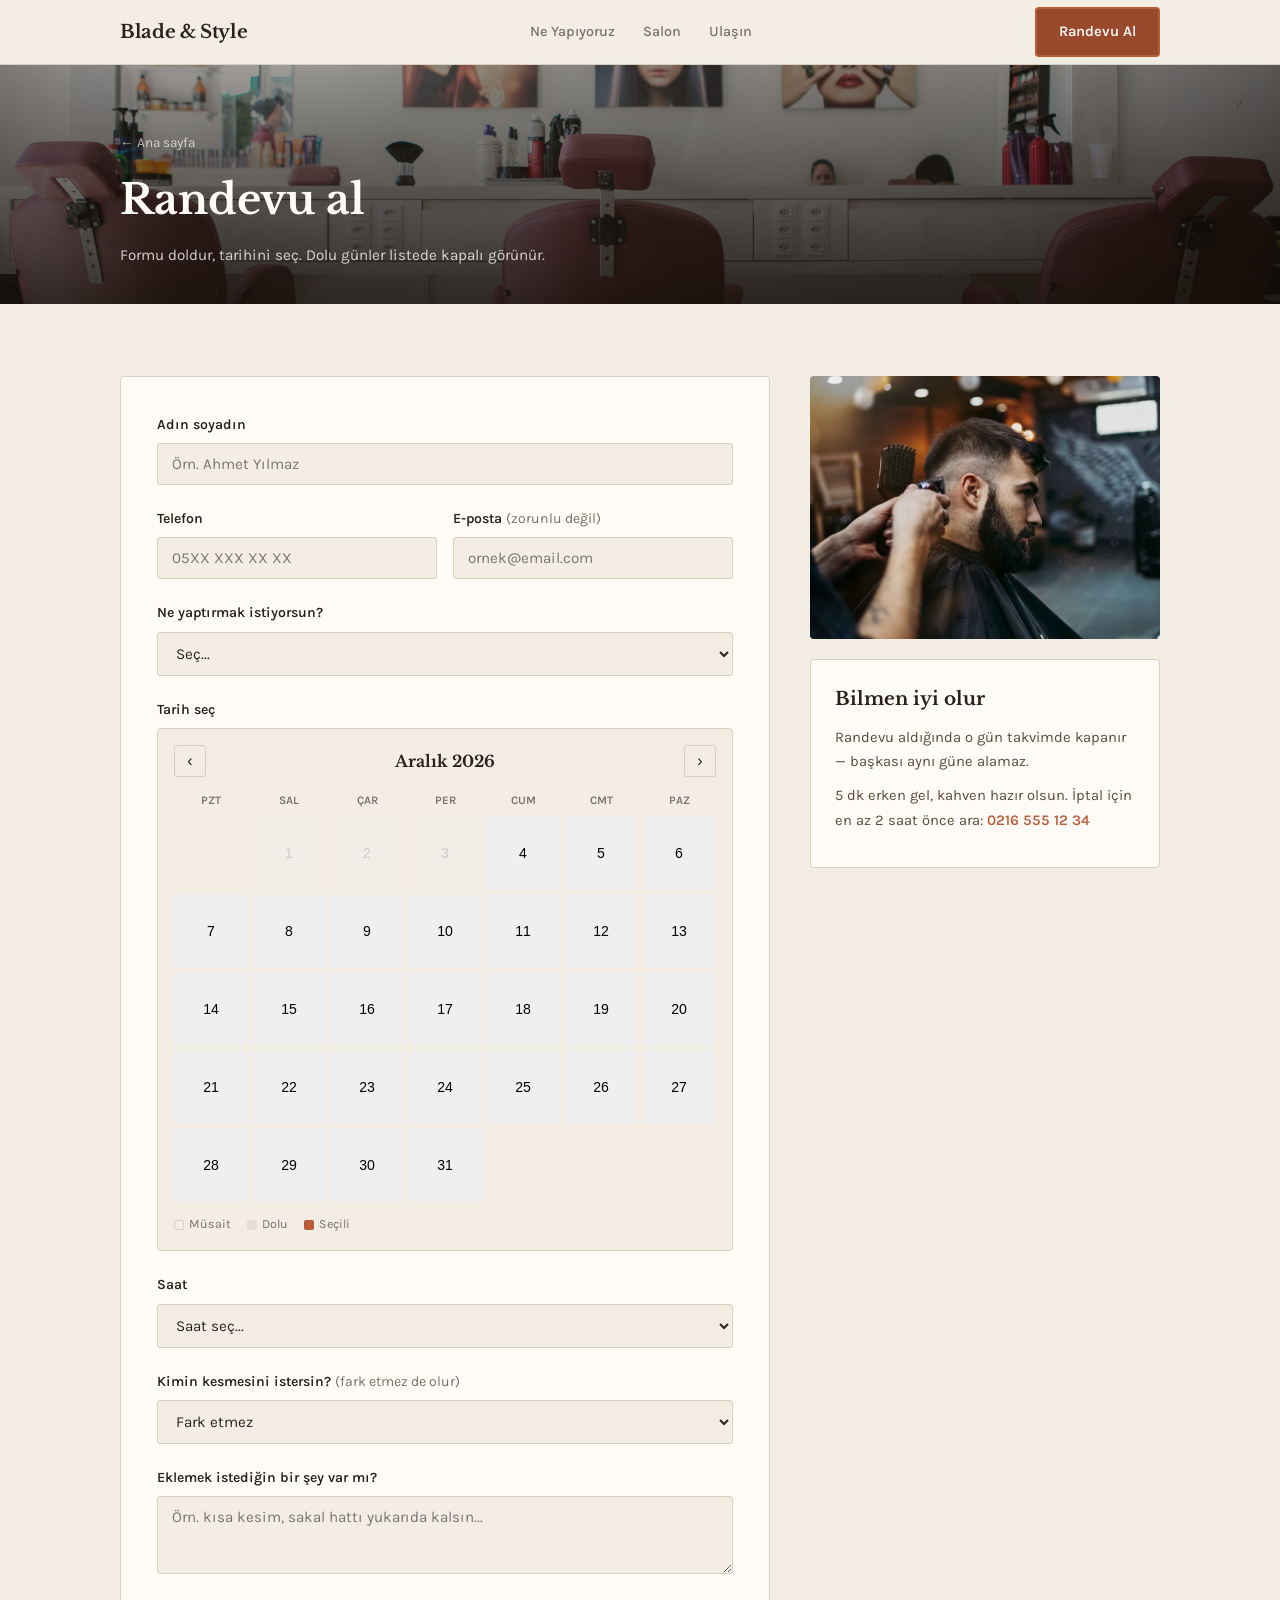
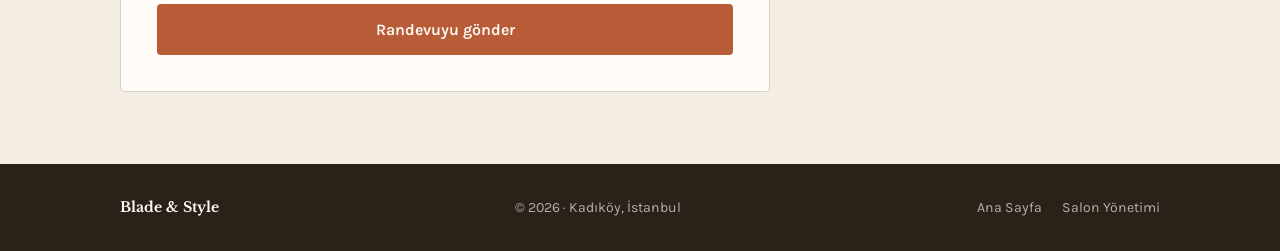
<file: randevu.html>
<!DOCTYPE html>
<html lang="tr">
<head>
  <meta charset="UTF-8">
  <meta name="viewport" content="width=device-width, initial-scale=1.0">
  <title>Randevu Al | Blade & Style</title>
  <link rel="preconnect" href="https://fonts.googleapis.com">
  <link rel="preconnect" href="https://fonts.gstatic.com" crossorigin>
  <link href="https://fonts.googleapis.com/css2?family=Libre+Baskerville:ital,wght@0,400;0,700;1,400&family=Karla:wght@400;500;600&display=swap" rel="stylesheet">
  <link rel="stylesheet" href="styles.css">
</head>
<body>
  <header class="header">
    <div class="container header-inner">
      <a href="index.html" class="logo">Blade & Style</a>
      <nav class="nav">
        <a href="index.html#hizmetler">Ne Yapıyoruz</a>
        <a href="index.html#galeri">Salon</a>
        <a href="index.html#iletisim">Ulaşın</a>
      </nav>
      <a href="randevu.html" class="btn btn-primary active">Randevu Al</a>
      <button class="menu-toggle" aria-label="Menüyü aç">
        <span></span><span></span><span></span>
      </button>
    </div>
  </header>

  <main class="appointment-page">
    <section class="appointment-hero">
      <img
        src="hairsaloon.jpg"
        alt="Randevu"
        class="appointment-hero-img"
        loading="eager"
      >
      <div class="appointment-hero-shade"></div>
      <div class="container appointment-hero-text">
        <a href="index.html" class="back-link">← Ana sayfa</a>
        <h1>Randevu al</h1>
        <p>Formu doldur, tarihini seç. Dolu günler listede kapalı görünür.</p>
      </div>
    </section>

    <section class="appointment-section section">
      <div class="container appointment-layout">
        <form id="appointmentForm" class="appointment-form" novalidate>
          <div class="form-group">
            <label for="name">Adın soyadın</label>
            <input type="text" id="name" name="name" placeholder="Örn. Ahmet Yılmaz" required>
          </div>

          <div class="form-row">
            <div class="form-group">
              <label for="phone">Telefon</label>
              <input type="tel" id="phone" name="phone" placeholder="05XX XXX XX XX" required>
            </div>
            <div class="form-group">
              <label for="email">E-posta <span class="optional">(zorunlu değil)</span></label>
              <input type="email" id="email" name="email" placeholder="ornek@email.com">
            </div>
          </div>

          <div class="form-group">
            <label for="service">Ne yaptırmak istiyorsun?</label>
            <select id="service" name="service" required>
              <option value="">Seç...</option>
              <option value="sac-kesimi">Saç Kesimi — ₺250</option>
              <option value="sakal-tiras">Sakal & Tıraş — ₺200</option>
              <option value="paket">Saç + Sakal — ₺400</option>
              <option value="boyama">Saç Boyama — ₺350</option>
              <option value="bakim">Saç Bakımı — ₺300</option>
              <option value="cocuk">Çocuk Kesimi — ₺150</option>
            </select>
          </div>

          <div class="form-group">
            <label>Tarih seç</label>
            <input type="hidden" id="date" name="date" required>
            <div id="calendar" class="calendar" aria-label="Takvim"></div>
            <p id="dateError" class="form-error hidden">Bu tarih dolu — başka bir gün seç lütfen.</p>
            <p id="dateSelected" class="date-selected hidden"></p>
          </div>

          <div class="form-group">
            <label for="time">Saat</label>
            <select id="time" name="time" required>
              <option value="">Saat seç...</option>
              <option value="09:00">09:00</option>
              <option value="09:30">09:30</option>
              <option value="10:00">10:00</option>
              <option value="10:30">10:30</option>
              <option value="11:00">11:00</option>
              <option value="11:30">11:30</option>
              <option value="12:00">12:00</option>
              <option value="13:00">13:00</option>
              <option value="13:30">13:30</option>
              <option value="14:00">14:00</option>
              <option value="14:30">14:30</option>
              <option value="15:00">15:00</option>
              <option value="15:30">15:30</option>
              <option value="16:00">16:00</option>
              <option value="16:30">16:30</option>
              <option value="17:00">17:00</option>
              <option value="17:30">17:30</option>
              <option value="18:00">18:00</option>
              <option value="18:30">18:30</option>
              <option value="19:00">19:00</option>
              <option value="19:30">19:30</option>
            </select>
          </div>

          <div class="form-group">
            <label for="barber">Kimin kesmesini istersin? <span class="optional">(fark etmez de olur)</span></label>
            <select id="barber" name="barber">
              <option value="">Fark etmez</option>
              <option value="mehmet">Mehmet Usta</option>
              <option value="ali">Ali Usta</option>
              <option value="can">Can Usta</option>
            </select>
          </div>

          <div class="form-group">
            <label for="notes">Eklemek istediğin bir şey var mı?</label>
            <textarea id="notes" name="notes" rows="3" placeholder="Örn. kısa kesim, sakal hattı yukarıda kalsın..."></textarea>
          </div>

          <button type="submit" class="btn btn-primary btn-lg btn-full">Randevuyu gönder</button>
        </form>

        <aside class="appointment-aside">
          <img
            src="sackesim.jpg"
            alt="Salon içi"
            loading="lazy"
          >
          <div class="aside-note">
            <h3>Bilmen iyi olur</h3>
            <p>Randevu aldığında o gün takvimde kapanır — başkası aynı güne alamaz.</p>
            <p>5 dk erken gel, kahven hazır olsun. İptal için en az 2 saat önce ara: <a href="tel:+902165551234">0216 555 12 34</a></p>
          </div>
          <div id="blockedDatesList" class="blocked-list hidden">
            <h4>Dolu günler</h4>
            <ul id="blockedDatesUl"></ul>
          </div>
        </aside>
      </div>
    </section>

    <div id="successModal" class="modal hidden">
      <div class="modal-backdrop"></div>
      <div class="modal-content">
        <h2>Tamam, kaydettik!</h2>
        <p id="successMessage"></p>
        <div class="modal-actions">
          <a href="index.html" class="btn btn-primary">Ana sayfa</a>
          <button type="button" class="btn btn-outline" id="newAppointment">Başka randevu</button>
        </div>
      </div>
    </div>
  </main>

  <footer class="footer">
    <div class="container footer-inner">
      <span class="footer-logo">Blade & Style</span>
      <p>© 2026 · Kadıköy, İstanbul</p>
      <div class="footer-links">
        <a href="index.html">Ana Sayfa</a>
        <a href="yonetim.html">Salon Yönetimi</a>
      </div>
    </div>
  </footer>

  <script src="bookings.js"></script>
  <script src="script.js"></script>
</body>
</html>
</file>
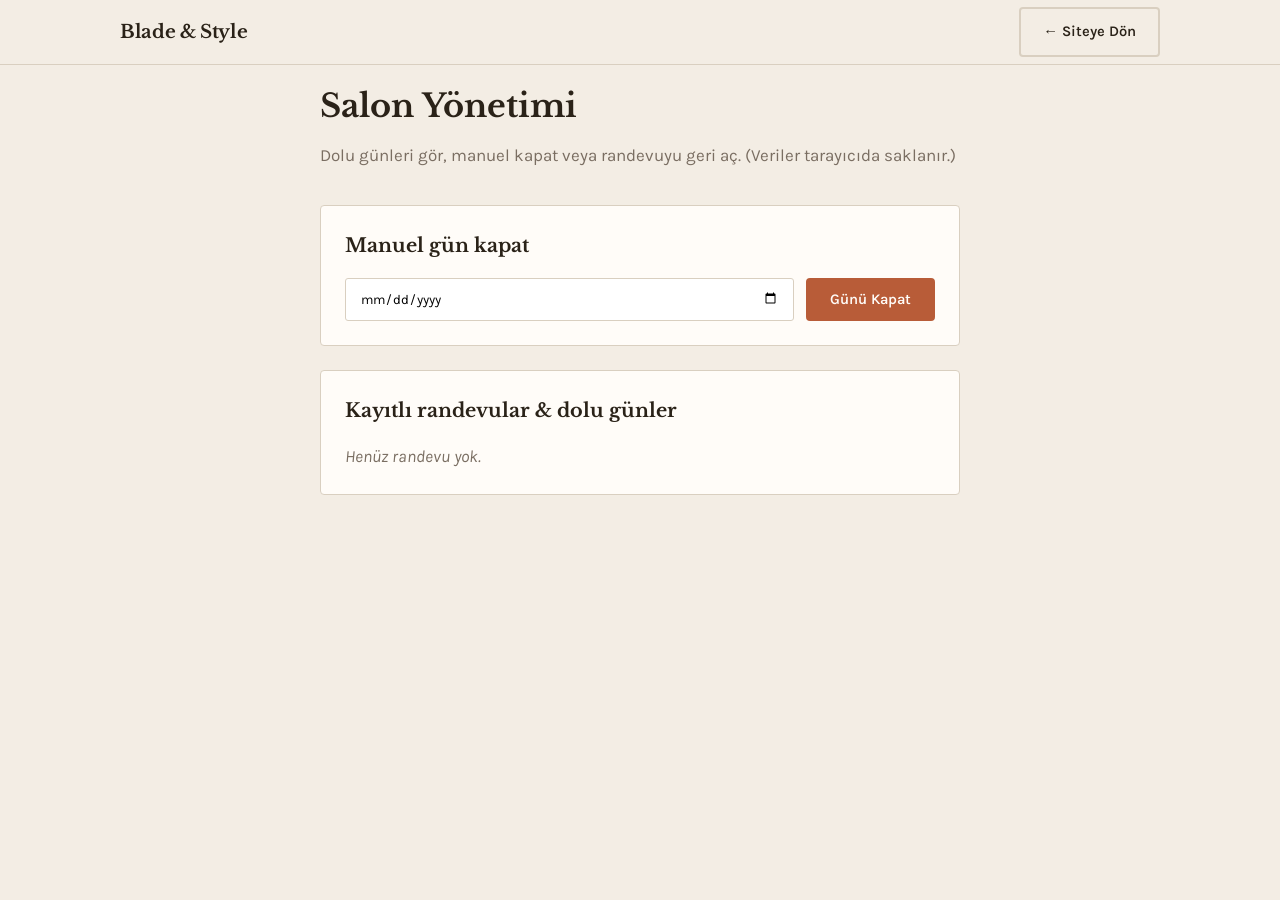
<file: yonetim.html>
<!DOCTYPE html>
<html lang="tr">
<head>
  <meta charset="UTF-8">
  <meta name="viewport" content="width=device-width, initial-scale=1.0">
  <title>Salon Yönetimi | Blade & Style</title>
  <link rel="preconnect" href="https://fonts.googleapis.com">
  <link rel="preconnect" href="https://fonts.gstatic.com" crossorigin>
  <link href="https://fonts.googleapis.com/css2?family=Libre+Baskerville:ital,wght@0,400;0,700&family=Karla:wght@400;500;600&display=swap" rel="stylesheet">
  <link rel="stylesheet" href="styles.css">
</head>
<body>
  <header class="header">
    <div class="container header-inner">
      <a href="index.html" class="logo">Blade & Style</a>
      <a href="index.html" class="btn btn-outline">← Siteye Dön</a>
    </div>
  </header>

  <main class="admin-page section">
    <div class="container admin-wrap">
      <h1>Salon Yönetimi</h1>
      <p class="admin-desc">Dolu günleri gör, manuel kapat veya randevuyu geri aç. (Veriler tarayıcıda saklanır.)</p>

      <section class="admin-block">
        <h2>Manuel gün kapat</h2>
        <div class="admin-row">
          <input type="date" id="blockDateInput">
          <button type="button" id="blockDateBtn" class="btn btn-primary">Günü Kapat</button>
        </div>
      </section>

      <section class="admin-block">
        <h2>Kayıtlı randevular & dolu günler</h2>
        <div id="adminBookingsList" class="admin-list"></div>
      </section>
    </div>
  </main>

  <script src="bookings.js"></script>
  <script>
    function renderAdmin() {
      const list = document.getElementById('adminBookingsList');
      const bookings = getBookings();

      if (bookings.length === 0) {
        list.innerHTML = '<p class="empty-msg">Henüz randevu yok.</p>';
        return;
      }

      list.innerHTML = bookings.map(b => `
        <div class="admin-item">
          <div>
            <strong>${b.name}</strong> — ${formatDateTR(b.date)} saat ${b.time}
            <br><span class="muted">${b.service} · ${b.phone}</span>
          </div>
          <button type="button" class="btn btn-outline btn-sm" data-date="${b.date}" data-id="${b.id}">Günü Aç</button>
        </div>
      `).join('');

      list.querySelectorAll('button[data-date]').forEach(btn => {
        btn.addEventListener('click', () => {
          removeBookingByDate(btn.dataset.date);
          renderAdmin();
        });
      });
    }

    document.getElementById('blockDateBtn').addEventListener('click', () => {
      const input = document.getElementById('blockDateInput');
      const date = input.value;
      if (!date) return;

      if (isDateBlocked(date)) {
        alert('Bu gün zaten dolu.');
        return;
      }

      addBooking({ name: 'Manuel kapatıldı', date, time: '—', service: '—', phone: '—', manual: true });
      input.value = '';
      renderAdmin();
    });

    renderAdmin();
  </script>
</body>
</html>
</file>
<file: styles.css>
:root {
  --bg: #f3ede4;
  --bg-warm: #ebe3d6;
  --white: #fffcf8;
  --dark: #2a2218;
  --brown: #5c4a38;
  --muted: #7a6e62;
  --accent: #b85c38;
  --accent-dark: #9a4a2c;
  --line: #d9cfc0;

  --font-serif: 'Libre Baskerville', Georgia, serif;
  --font-sans: 'Karla', -apple-system, sans-serif;

  --ease: 0.2s ease;
}

*, *::before, *::after { box-sizing: border-box; margin: 0; padding: 0; }

html { scroll-behavior: smooth; }

body {
  font-family: var(--font-sans);
  font-size: 17px;
  line-height: 1.65;
  color: var(--dark);
  background: var(--bg);
  -webkit-font-smoothing: antialiased;
}

img { max-width: 100%; display: block; height: auto; }
a { color: inherit; text-decoration: none; }
ul { list-style: none; }

.container {
  width: 100%;
  max-width: 1080px;
  margin: 0 auto;
  padding: 0 20px;
}

.section { padding: 72px 0; }

/* Buttons */
.btn {
  display: inline-flex;
  align-items: center;
  justify-content: center;
  padding: 11px 22px;
  font-family: var(--font-sans);
  font-size: 0.92rem;
  font-weight: 600;
  border: 2px solid transparent;
  border-radius: 4px;
  cursor: pointer;
  transition: background var(--ease), border-color var(--ease), color var(--ease);
}

.btn-primary {
  background: var(--accent);
  color: var(--white);
  border-color: var(--accent);
}

.btn-primary:hover { background: var(--accent-dark); border-color: var(--accent-dark); }

.btn-outline {
  background: transparent;
  border-color: var(--line);
  color: var(--dark);
}

.btn-outline:hover { border-color: var(--accent); color: var(--accent); }

.btn-lg { padding: 14px 28px; font-size: 1rem; }
.btn-full { width: 100%; }
.btn-sm { padding: 7px 14px; font-size: 0.82rem; }
.btn.active { background: var(--accent-dark); }

/* Header */
.header {
  position: fixed;
  top: 0; left: 0; right: 0;
  z-index: 100;
  background: rgba(243, 237, 228, 0.94);
  backdrop-filter: blur(8px);
  border-bottom: 1px solid var(--line);
}

.header.scrolled { box-shadow: 0 2px 12px rgba(42, 34, 24, 0.06); }

.header-inner {
  display: flex;
  align-items: center;
  justify-content: space-between;
  height: 64px;
  gap: 20px;
}

.logo {
  font-family: var(--font-serif);
  font-size: 1.15rem;
  font-weight: 700;
  letter-spacing: -0.02em;
}

.nav { display: flex; gap: 28px; }

.nav a {
  font-size: 0.9rem;
  font-weight: 500;
  color: var(--muted);
  transition: color var(--ease);
}

.nav a:hover { color: var(--dark); }

.menu-toggle {
  display: none;
  flex-direction: column;
  gap: 5px;
  background: none;
  border: none;
  cursor: pointer;
}

.menu-toggle span {
  width: 22px;
  height: 2px;
  background: var(--dark);
}

/* Hero */
.hero {
  position: relative;
  min-height: 88vh;
  display: flex;
  align-items: flex-end;
  padding: 100px 0 56px;
  overflow: hidden;
}

.hero-bg {
  position: absolute;
  inset: 0;
  width: 100%;
  height: 100%;
  object-fit: cover;
}

.hero-shade {
  position: absolute;
  inset: 0;
  background: linear-gradient(to top, rgba(20, 14, 8, 0.88) 0%, rgba(20, 14, 8, 0.35) 55%, rgba(20, 14, 8, 0.2) 100%);
}

.hero-inner {
  position: relative;
  z-index: 1;
  color: var(--white);
  max-width: 560px;
}

.hero-kicker {
  font-size: 0.85rem;
  letter-spacing: 0.06em;
  text-transform: uppercase;
  opacity: 0.75;
  margin-bottom: 16px;
}

.hero h1 {
  font-family: var(--font-serif);
  font-size: clamp(2.2rem, 5.5vw, 3.6rem);
  font-weight: 700;
  line-height: 1.15;
  margin-bottom: 18px;
}

.hero-lead {
  font-size: 1.05rem;
  opacity: 0.85;
  margin-bottom: 28px;
  line-height: 1.7;
}

/* Intro strip */
.intro-strip {
  background: var(--white);
  padding: 64px 0;
  border-bottom: 1px solid var(--line);
}

.intro-grid {
  display: grid;
  grid-template-columns: 0.9fr 1.1fr;
  gap: 48px;
  align-items: center;
}

.intro-photo {
  width: 100%;
  aspect-ratio: 4/5;
  object-fit: cover;
  border-radius: 4px;
}

.intro-text h2 {
  font-family: var(--font-serif);
  font-size: clamp(1.6rem, 3vw, 2.2rem);
  line-height: 1.25;
  margin-bottom: 18px;
}

.intro-text p { color: var(--brown); margin-bottom: 14px; }

.intro-note {
  font-size: 0.92rem;
  color: var(--muted);
  font-style: italic;
  border-left: 3px solid var(--accent);
  padding-left: 14px;
  margin-top: 20px;
}

/* Section tops */
.section-top {
  margin-bottom: 48px;
  max-width: 520px;
}

.section-top h2 {
  font-family: var(--font-serif);
  font-size: clamp(1.8rem, 3.5vw, 2.4rem);
  margin-bottom: 10px;
}

.section-top p { color: var(--muted); }

/* Services — editorial rows, not cards */
.services { background: var(--bg); }

.service-row {
  display: grid;
  grid-template-columns: 1.1fr 0.9fr;
  gap: 40px;
  align-items: center;
  margin-bottom: 56px;
  padding-bottom: 56px;
  border-bottom: 1px solid var(--line);
}

.service-row:last-of-type { border-bottom: none; margin-bottom: 0; padding-bottom: 0; }

.service-row.reverse { direction: rtl; }
.service-row.reverse > * { direction: ltr; }

.service-photo img {
  width: 100%;
  aspect-ratio: 3/2;
  object-fit: cover;
  border-radius: 3px;
}

.service-body h3 {
  font-family: var(--font-serif);
  font-size: 1.6rem;
  margin-bottom: 12px;
}

.service-body p {
  color: var(--brown);
  margin-bottom: 16px;
}

.price {
  font-weight: 600;
  font-size: 1.1rem;
  color: var(--accent);
}

.service-extra {
  margin-top: 56px;
  padding: 28px 32px;
  background: var(--white);
  border-left: 4px solid var(--accent);
  display: flex;
  flex-wrap: wrap;
  align-items: center;
  justify-content: space-between;
  gap: 16px;
}

.service-extra p { color: var(--brown); }

/* Gallery */
.gallery { background: var(--white); }

.gallery-grid {
  display: grid;
  grid-template-columns: repeat(3, 1fr);
  gap: 10px;
}

.gallery-grid img {
  width: 100%;
  aspect-ratio: 1;
  object-fit: cover;
  border-radius: 2px;
  transition: opacity var(--ease);
}

.gallery-grid img:hover { opacity: 0.88; }

/* About */
.about { background: var(--bg-warm); }

.about-wrap {
  display: grid;
  grid-template-columns: 1fr 1fr;
  gap: 48px;
  align-items: start;
}

.about-photos {
  position: relative;
}

.about-photos img:first-child {
  width: 100%;
  aspect-ratio: 4/5;
  object-fit: cover;
  border-radius: 3px;
}

.about-photo-small {
  position: absolute;
  bottom: -24px;
  right: -16px;
  width: 55% !important;
  aspect-ratio: 1 !important;
  border: 6px solid var(--bg-warm);
  border-radius: 3px;
}

.about-text h2 {
  font-family: var(--font-serif);
  font-size: clamp(1.6rem, 3vw, 2.1rem);
  margin-bottom: 18px;
}

.about-text p {
  color: var(--brown);
  margin-bottom: 14px;
}

.team-list { margin-top: 24px; }

.team-list li {
  padding: 10px 0;
  border-bottom: 1px solid var(--line);
  color: var(--brown);
}

.team-list strong { color: var(--dark); }

/* Contact */
.contact-wrap {
  display: grid;
  grid-template-columns: 1fr 1.2fr;
  gap: 48px;
  align-items: start;
}

.contact-text h2 {
  font-family: var(--font-serif);
  font-size: clamp(1.6rem, 3vw, 2.1rem);
  margin-bottom: 28px;
}

.contact-block {
  margin-bottom: 22px;
}

.contact-block strong {
  display: block;
  font-size: 0.78rem;
  text-transform: uppercase;
  letter-spacing: 0.08em;
  color: var(--accent);
  margin-bottom: 4px;
}

.contact-block p { color: var(--brown); }

.contact-block a:hover { color: var(--accent); }

.contact-text .btn { margin-top: 12px; }

.contact-photo img {
  width: 100%;
  aspect-ratio: 4/3;
  object-fit: cover;
  border-radius: 3px;
}

.contact-photo figcaption {
  margin-top: 10px;
  font-size: 0.88rem;
  color: var(--muted);
  font-style: italic;
}

/* Footer */
.footer {
  background: var(--dark);
  color: rgba(255, 252, 248, 0.65);
  padding: 32px 0;
}

.footer-inner {
  display: flex;
  align-items: center;
  justify-content: space-between;
  flex-wrap: wrap;
  gap: 16px;
  font-size: 0.88rem;
}

.footer-logo {
  font-family: var(--font-serif);
  color: var(--white);
  font-weight: 700;
}

.footer-links { display: flex; gap: 20px; }
.footer-links a:hover { color: var(--white); }

/* ===== Appointment page ===== */
.appointment-page { padding-top: 64px; }

.appointment-hero {
  position: relative;
  min-height: 240px;
  display: flex;
  align-items: flex-end;
  padding-bottom: 36px;
}

.appointment-hero-img {
  position: absolute;
  inset: 0;
  width: 100%;
  height: 100%;
  object-fit: cover;
}

.appointment-hero-shade {
  position: absolute;
  inset: 0;
  background: linear-gradient(to top, rgba(20, 14, 8, 0.85), rgba(20, 14, 8, 0.4));
}

.appointment-hero-text {
  position: relative;
  z-index: 1;
  color: var(--white);
}

.back-link {
  display: inline-block;
  font-size: 0.85rem;
  opacity: 0.7;
  margin-bottom: 12px;
}

.back-link:hover { opacity: 1; }

.appointment-hero-text h1 {
  font-family: var(--font-serif);
  font-size: clamp(1.8rem, 4vw, 2.6rem);
  margin-bottom: 8px;
}

.appointment-hero-text p { opacity: 0.8; font-size: 0.95rem; }

.appointment-layout {
  display: grid;
  grid-template-columns: 1.3fr 0.7fr;
  gap: 40px;
  align-items: start;
}

.appointment-form {
  background: var(--white);
  padding: 36px;
  border-radius: 4px;
  border: 1px solid var(--line);
}

.form-group { margin-bottom: 22px; }

.form-row {
  display: grid;
  grid-template-columns: 1fr 1fr;
  gap: 16px;
}

.form-group label {
  display: block;
  font-size: 0.88rem;
  font-weight: 600;
  margin-bottom: 7px;
}

.optional { font-weight: 400; color: var(--muted); }

.form-group input,
.form-group select,
.form-group textarea {
  width: 100%;
  padding: 11px 14px;
  font-family: var(--font-sans);
  font-size: 0.95rem;
  color: var(--dark);
  background: var(--bg);
  border: 1px solid var(--line);
  border-radius: 3px;
  transition: border-color var(--ease);
}

.form-group input:focus,
.form-group select:focus,
.form-group textarea:focus {
  outline: none;
  border-color: var(--accent);
}

.form-error {
  color: #c0392b;
  font-size: 0.88rem;
  margin-top: 8px;
}

.form-error.hidden,
.date-selected.hidden,
.blocked-list.hidden { display: none; }

.date-selected {
  margin-top: 8px;
  font-size: 0.9rem;
  color: var(--accent);
  font-weight: 500;
}

/* Calendar */
.calendar {
  background: var(--bg);
  border: 1px solid var(--line);
  border-radius: 4px;
  padding: 16px;
  user-select: none;
}

.cal-header {
  display: flex;
  align-items: center;
  justify-content: space-between;
  margin-bottom: 14px;
}

.cal-header button {
  background: none;
  border: 1px solid var(--line);
  border-radius: 3px;
  width: 32px;
  height: 32px;
  cursor: pointer;
  font-size: 1rem;
  color: var(--dark);
}

.cal-header button:hover { border-color: var(--accent); color: var(--accent); }

.cal-month {
  font-family: var(--font-serif);
  font-weight: 700;
  font-size: 1rem;
}

.cal-weekdays {
  display: grid;
  grid-template-columns: repeat(7, 1fr);
  gap: 4px;
  margin-bottom: 6px;
}

.cal-weekdays span {
  text-align: center;
  font-size: 0.72rem;
  font-weight: 600;
  color: var(--muted);
  text-transform: uppercase;
}

.cal-days {
  display: grid;
  grid-template-columns: repeat(7, 1fr);
  gap: 4px;
}

.cal-day {
  aspect-ratio: 1;
  display: flex;
  align-items: center;
  justify-content: center;
  font-size: 0.88rem;
  border-radius: 3px;
  cursor: pointer;
  border: 1px solid transparent;
  transition: background var(--ease), border-color var(--ease);
}

.cal-day:hover:not(.disabled):not(.blocked):not(.empty) {
  background: var(--white);
  border-color: var(--line);
}

.cal-day.selected {
  background: var(--accent);
  color: var(--white);
  font-weight: 600;
}

.cal-day.blocked {
  background: #e8ddd5;
  color: #aaa;
  text-decoration: line-through;
  cursor: not-allowed;
}

.cal-day.disabled {
  color: #ccc;
  cursor: not-allowed;
}

.cal-day.empty { cursor: default; }

.cal-legend {
  display: flex;
  gap: 16px;
  margin-top: 12px;
  font-size: 0.78rem;
  color: var(--muted);
}

.cal-legend span::before {
  content: '';
  display: inline-block;
  width: 10px;
  height: 10px;
  border-radius: 2px;
  margin-right: 5px;
  vertical-align: middle;
}

.legend-open::before { background: var(--bg); border: 1px solid var(--line); }
.legend-blocked::before { background: #e8ddd5; }
.legend-selected::before { background: var(--accent); }

/* Aside */
.appointment-aside img {
  width: 100%;
  aspect-ratio: 4/3;
  object-fit: cover;
  border-radius: 4px;
  margin-bottom: 20px;
}

.aside-note {
  background: var(--white);
  padding: 24px;
  border: 1px solid var(--line);
  border-radius: 4px;
}

.aside-note h3 {
  font-family: var(--font-serif);
  font-size: 1.15rem;
  margin-bottom: 12px;
}

.aside-note p {
  font-size: 0.92rem;
  color: var(--brown);
  margin-bottom: 10px;
}

.aside-note a { color: var(--accent); font-weight: 600; }

.blocked-list {
  margin-top: 16px;
  padding: 16px;
  background: var(--bg-warm);
  border-radius: 4px;
}

.blocked-list h4 {
  font-size: 0.85rem;
  margin-bottom: 8px;
  color: var(--muted);
}

.blocked-list li {
  font-size: 0.88rem;
  color: var(--brown);
  padding: 4px 0;
}

/* Modal */
.modal {
  position: fixed;
  inset: 0;
  z-index: 200;
  display: flex;
  align-items: center;
  justify-content: center;
  padding: 20px;
}

.modal.hidden { display: none; }

.modal-backdrop {
  position: absolute;
  inset: 0;
  background: rgba(42, 34, 24, 0.55);
}

.modal-content {
  position: relative;
  background: var(--white);
  padding: 40px 32px;
  border-radius: 4px;
  max-width: 420px;
  width: 100%;
  text-align: center;
}

.modal-content h2 {
  font-family: var(--font-serif);
  font-size: 1.6rem;
  margin-bottom: 12px;
}

.modal-content p {
  color: var(--brown);
  margin-bottom: 24px;
  line-height: 1.6;
}

.modal-actions {
  display: flex;
  flex-direction: column;
  gap: 10px;
}

/* Admin */
.admin-page { padding-top: 80px; min-height: 80vh; }

.admin-wrap { max-width: 680px; }

.admin-wrap h1 {
  font-family: var(--font-serif);
  font-size: 2rem;
  margin-bottom: 8px;
}

.admin-desc {
  color: var(--muted);
  margin-bottom: 36px;
}

.admin-block {
  background: var(--white);
  border: 1px solid var(--line);
  border-radius: 4px;
  padding: 24px;
  margin-bottom: 24px;
}

.admin-block h2 {
  font-family: var(--font-serif);
  font-size: 1.2rem;
  margin-bottom: 16px;
}

.admin-row {
  display: flex;
  gap: 12px;
  flex-wrap: wrap;
}

.admin-row input {
  flex: 1;
  min-width: 180px;
  padding: 10px 14px;
  border: 1px solid var(--line);
  border-radius: 3px;
  font-family: var(--font-sans);
}

.admin-item {
  display: flex;
  justify-content: space-between;
  align-items: center;
  gap: 16px;
  padding: 14px 0;
  border-bottom: 1px solid var(--line);
  font-size: 0.92rem;
}

.admin-item:last-child { border-bottom: none; }

.muted { color: var(--muted); font-size: 0.85rem; }
.empty-msg { color: var(--muted); font-style: italic; }

/* Responsive */
@media (max-width: 900px) {
  .intro-grid,
  .service-row,
  .service-row.reverse,
  .about-wrap,
  .contact-wrap,
  .appointment-layout {
    grid-template-columns: 1fr;
  }

  .service-row.reverse { direction: ltr; }

  .gallery-grid { grid-template-columns: repeat(2, 1fr); }

  .about-photo-small {
    position: static;
    width: 100% !important;
    margin-top: 10px;
    border: none;
  }
}

@media (max-width: 640px) {
  .nav {
    display: none;
    position: absolute;
    top: 64px; left: 0; right: 0;
    flex-direction: column;
    background: var(--bg);
    border-bottom: 1px solid var(--line);
    padding: 16px 20px;
    gap: 12px;
  }

  .nav.open { display: flex; }

  .menu-toggle { display: flex; }

  .header-inner .btn-primary:not(.active) { display: none; }

  .form-row { grid-template-columns: 1fr; }

  .appointment-form { padding: 24px 18px; }

  .gallery-grid { grid-template-columns: 1fr 1fr; }

  .footer-inner { flex-direction: column; text-align: center; }
}
</file>
